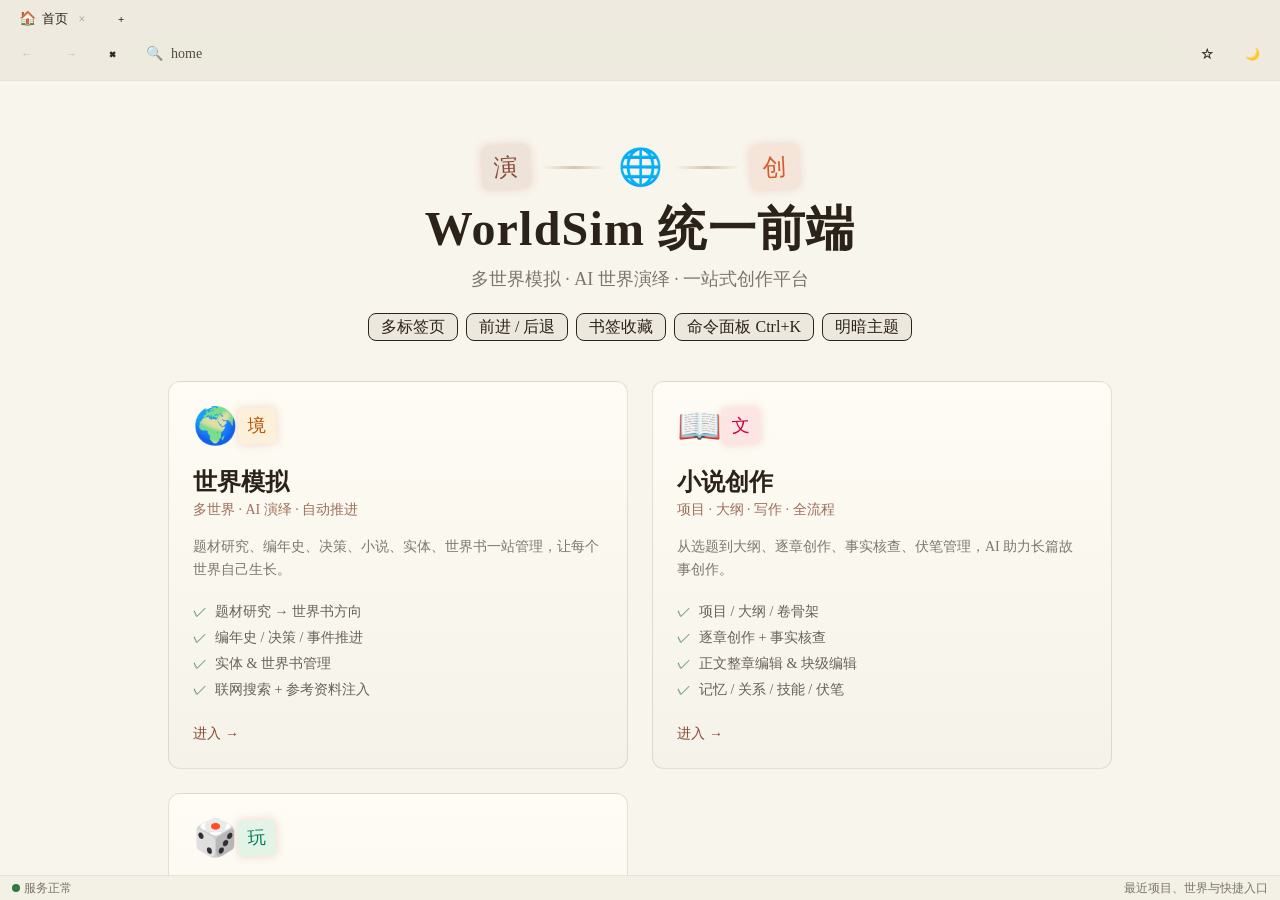
<file: uiteg/index.html>
<!DOCTYPE html>
<html lang="zh-CN" data-theme="emerald">
<head>
  <meta charset="UTF-8" />
  <meta name="viewport" content="width=device-width, initial-scale=1.0" />
  <title>WorldSim 统一前端</title>
  <script type="module" crossorigin src="./assets/index-BLrOqfyP.js"></script>
  <link rel="stylesheet" crossorigin href="./assets/index-OeD_7Rz1.css">
</head>
<body>
  <div id="app"></div>
</body>
</html>
</file>
